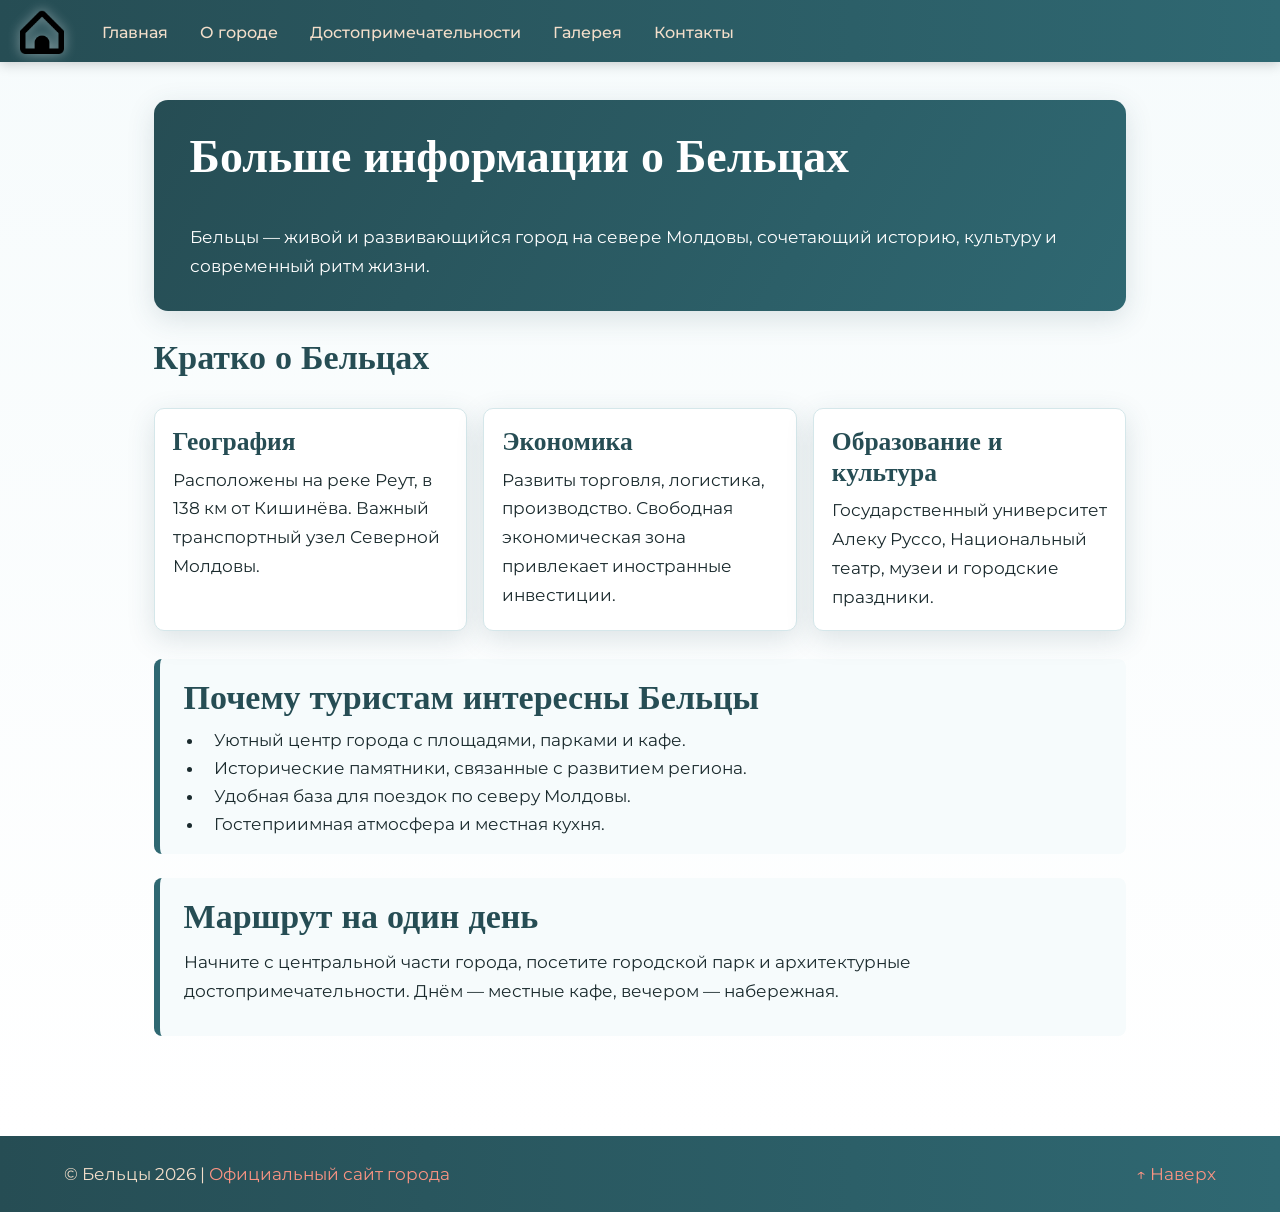
<file: pages/index.html>
<!DOCTYPE html>
<!-- Страница "Больше информации о Бельцах" -->
<html lang="ru">
<head>
    <meta charset="UTF-8">
    <meta name="viewport" content="width=device-width, initial-scale=1.0">
    <meta name="description" content="Подробная информация о городе Бельцы: экономика, образование, туризм.">
    <link rel="stylesheet" href="../css/style.css">
    <link rel="stylesheet" href="https://cdnjs.cloudflare.com/ajax/libs/font-awesome/6.1.1/css/all.min.css"/>
    <link rel="icon" href="../images/home.png">
    <script src="../js/script.js" defer></script>
    <title>Больше информации — Бельцы</title>
</head>
<body>

    <!-- Шапка -->
    <header>
        <img class="logo" src="../images/home.png" alt="Логотип города Бельцы">
        <nav>
            <a href="../index.html">Главная</a>
            <a href="despre.html">О городе</a>
            <a href="dostoprimechatel.html">Достопримечательности</a>
            <a href="galerie.html">Галерея</a>
            <a href="contacte.html">Контакты</a>
        </nav>
        <i id="hamburger" onclick="mobileMenu()" class="fa-solid fa-bars" aria-label="Меню"></i>
    </header>

    <main>
        <section class="more-info" id="moreinfo-top" aria-label="Подробная информация о городе">
            <div class="more-info-hero">
                <h1>Больше информации о Бельцах</h1>
                <p>Бельцы — живой и развивающийся город на севере Молдовы, сочетающий историю, культуру и современный ритм жизни.</p>
            </div>

            <h2>Кратко о Бельцах</h2>
            <div class="info-grid">
                <article class="info-card">
                    <h3>География</h3>
                    <p>Расположены на реке Реут, в 138 км от Кишинёва. Важный транспортный узел Северной Молдовы.</p>
                </article>
                <article class="info-card">
                    <h3>Экономика</h3>
                    <p>Развиты торговля, логистика, производство. Свободная экономическая зона привлекает иностранные инвестиции.</p>
                </article>
                <article class="info-card">
                    <h3>Образование и культура</h3>
                    <p>Государственный университет Алеку Руссо, Национальный театр, музеи и городские праздники.</p>
                </article>
            </div>

            <div class="info-block">
                <h2>Почему туристам интересны Бельцы</h2>
                <ul class="info-list">
                    <li>Уютный центр города с площадями, парками и кафе.</li>
                    <li>Исторические памятники, связанные с развитием региона.</li>
                    <li>Удобная база для поездок по северу Молдовы.</li>
                    <li>Гостеприимная атмосфера и местная кухня.</li>
                </ul>
            </div>

            <div class="info-block">
                <h2>Маршрут на один день</h2>
                <p>Начните с центральной части города, посетите городской парк и архитектурные достопримечательности. Днём — местные кафе, вечером — набережная.</p>
            </div>
        </section>
    </main>

    <footer>
        <div class="footer-inner">
            <span>© Бельцы 2026 | <a href="https://balti.md" target="_blank" rel="noopener noreferrer">Официальный сайт города</a></span>
            <span><a href="#moreinfo-top">↑ Наверх</a></span>
        </div>
    </footer>

</body>
</html>
</file>
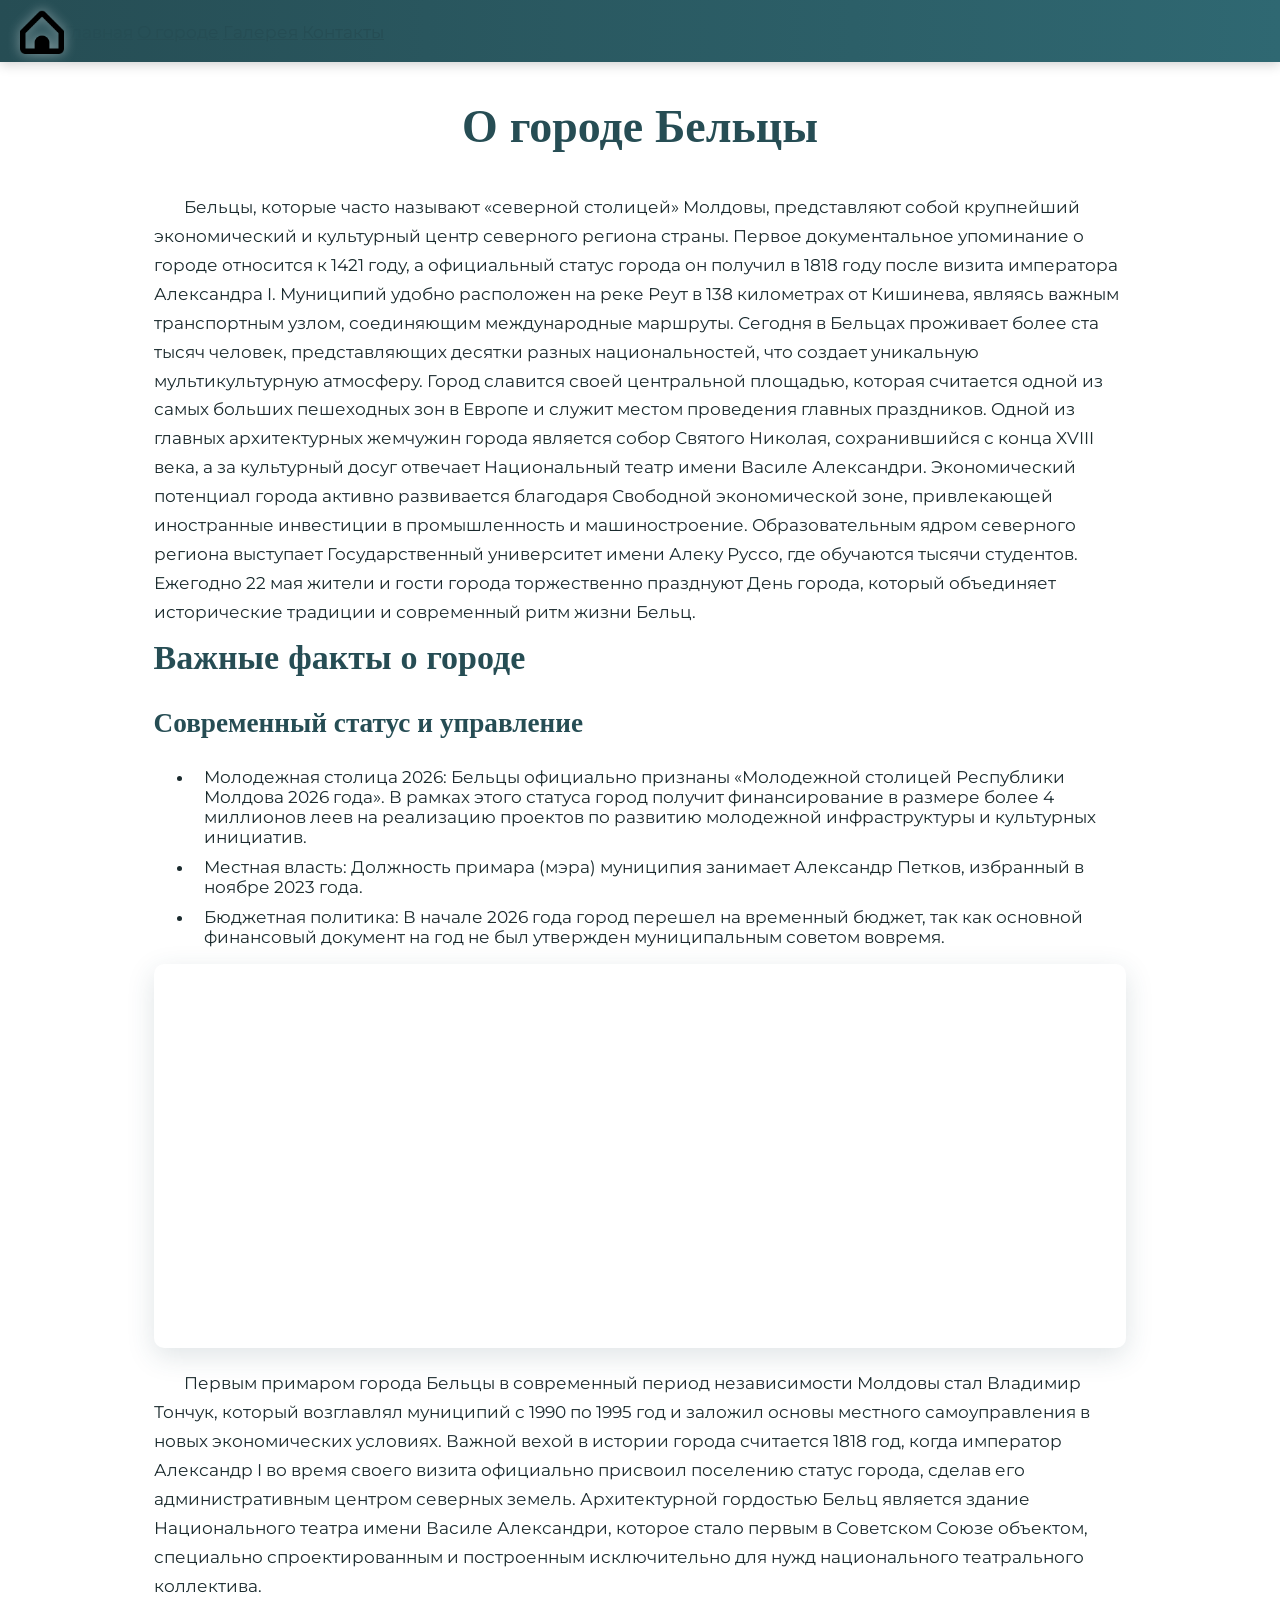
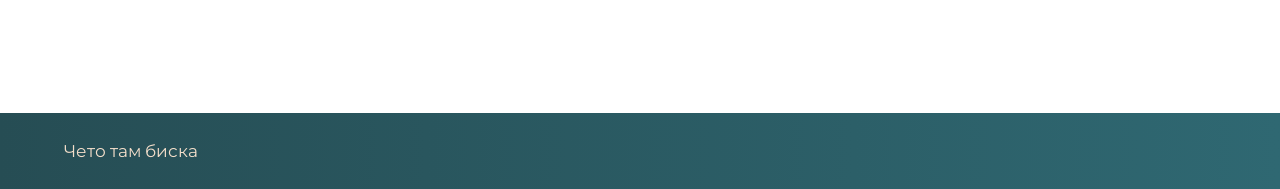
<file: pages/about.html>
<!DOCTYPE html>
<html lang="ru">
<head>
    <meta charset="UTF-8">
    <meta name="viewport" content="width=device-width, initial-scale=1.0">
    
    <link rel="stylesheet" href="../css/style.css">
    <link rel="stylesheet" href="https://cdnjs.cloudflare.com/ajax/libs/font-awesome/6.1.1/css/all.min.css">
    <link rel="icon" href="../images/home.png">
    <script src="../js/script.js"></script>
    
    <title>Бельцы - мой город</title>
</head>
<body class="about-page">
    <header>
        <img class="logo" src="../images/home.png" alt="Логотип">
        <navbar>   
            <a href="../index.html">Главная</a>
            <a href="pages/about.html">О городе</a>
            <a href="pages/gallery.html">Галерея</a>
            <a href="pages/contact.html">Контакты</a>
        </navbar>  
    </header>
    <main>
        <section>


        <h1 class="centered">О городе Бельцы</h1>
        <p>
            Бельцы, которые часто называют «северной столицей» Молдовы, представляют собой крупнейший экономический и культурный центр северного региона страны. Первое документальное упоминание о городе относится к 1421 году, а официальный статус города он получил в 1818 году после визита императора Александра I. Муниципий удобно расположен на реке Реут в 138 километрах от Кишинева, являясь важным транспортным узлом, соединяющим международные маршруты.
Сегодня в Бельцах проживает более ста тысяч человек, представляющих десятки разных национальностей, что создает уникальную мультикультурную атмосферу. Город славится своей центральной площадью, которая считается одной из самых больших пешеходных зон в Европе и служит местом проведения главных праздников. Одной из главных архитектурных жемчужин города является собор Святого Николая, сохранившийся с конца XVIII века, а за культурный досуг отвечает Национальный театр имени Василе Александри.
Экономический потенциал города активно развивается благодаря Свободной экономической зоне, привлекающей иностранные инвестиции в промышленность и машиностроение. Образовательным ядром северного региона выступает Государственный университет имени Алеку Руссо, где обучаются тысячи студентов. Ежегодно 22 мая жители и гости города торжественно празднуют День города, который объединяет исторические традиции и современный ритм жизни Бельц.
        </p>
        <h2 class="h33">Важные факты о городе</h2>
        <h3>Современный статус и управление</h3>
        <ul>
            <li>
                Молодежная столица 2026: Бельцы официально признаны «Молодежной столицей Республики Молдова 2026 года». В рамках этого статуса город получит финансирование в размере более 4 миллионов леев на реализацию проектов по развитию молодежной инфраструктуры и культурных инициатив.
            </li>
            <li>
                Местная власть: Должность примара (мэра) муниципия занимает Александр Петков, избранный в ноябре 2023 года.
            </li>
            <li>
                Бюджетная политика: В начале 2026 года город перешел на временный бюджет, так как основной финансовый документ на год не был утвержден муниципальным советом вовремя. 
            </li>
        </ul>

        <iframe class="vframe" src="https://www.youtube.com/embed/JYJQPVX7NnI?si=W3P_TrQyk-pBWSZm" 
        title="YouTube video player" frameborder="0" 
        allow="accelerometer; autoplay; clipboard-write; encrypted-media; gyroscope; picture-in-picture; web-share" 
        referrerpolicy="strict-origin-when-cross-origin" allowfullscreen></iframe>
        <p>
            Первым примаром города Бельцы в современный период независимости Молдовы стал Владимир Тончук, который возглавлял муниципий с 1990 по 1995 год и заложил основы местного самоуправления в новых экономических условиях. Важной вехой в истории города считается 1818 год, когда император Александр I во время своего визита официально присвоил поселению статус города, сделав его административным центром северных земель. Архитектурной гордостью Бельц является здание Национального театра имени Василе Александри, которое стало первым в Советском Союзе объектом, специально спроектированным и построенным исключительно для нужд национального театрального коллектива.
        </p>
        </section>
    </main>

    <footer>
        <span>
            Чето там биска
        </span>
    </footer>
</body>
</html>
</file>
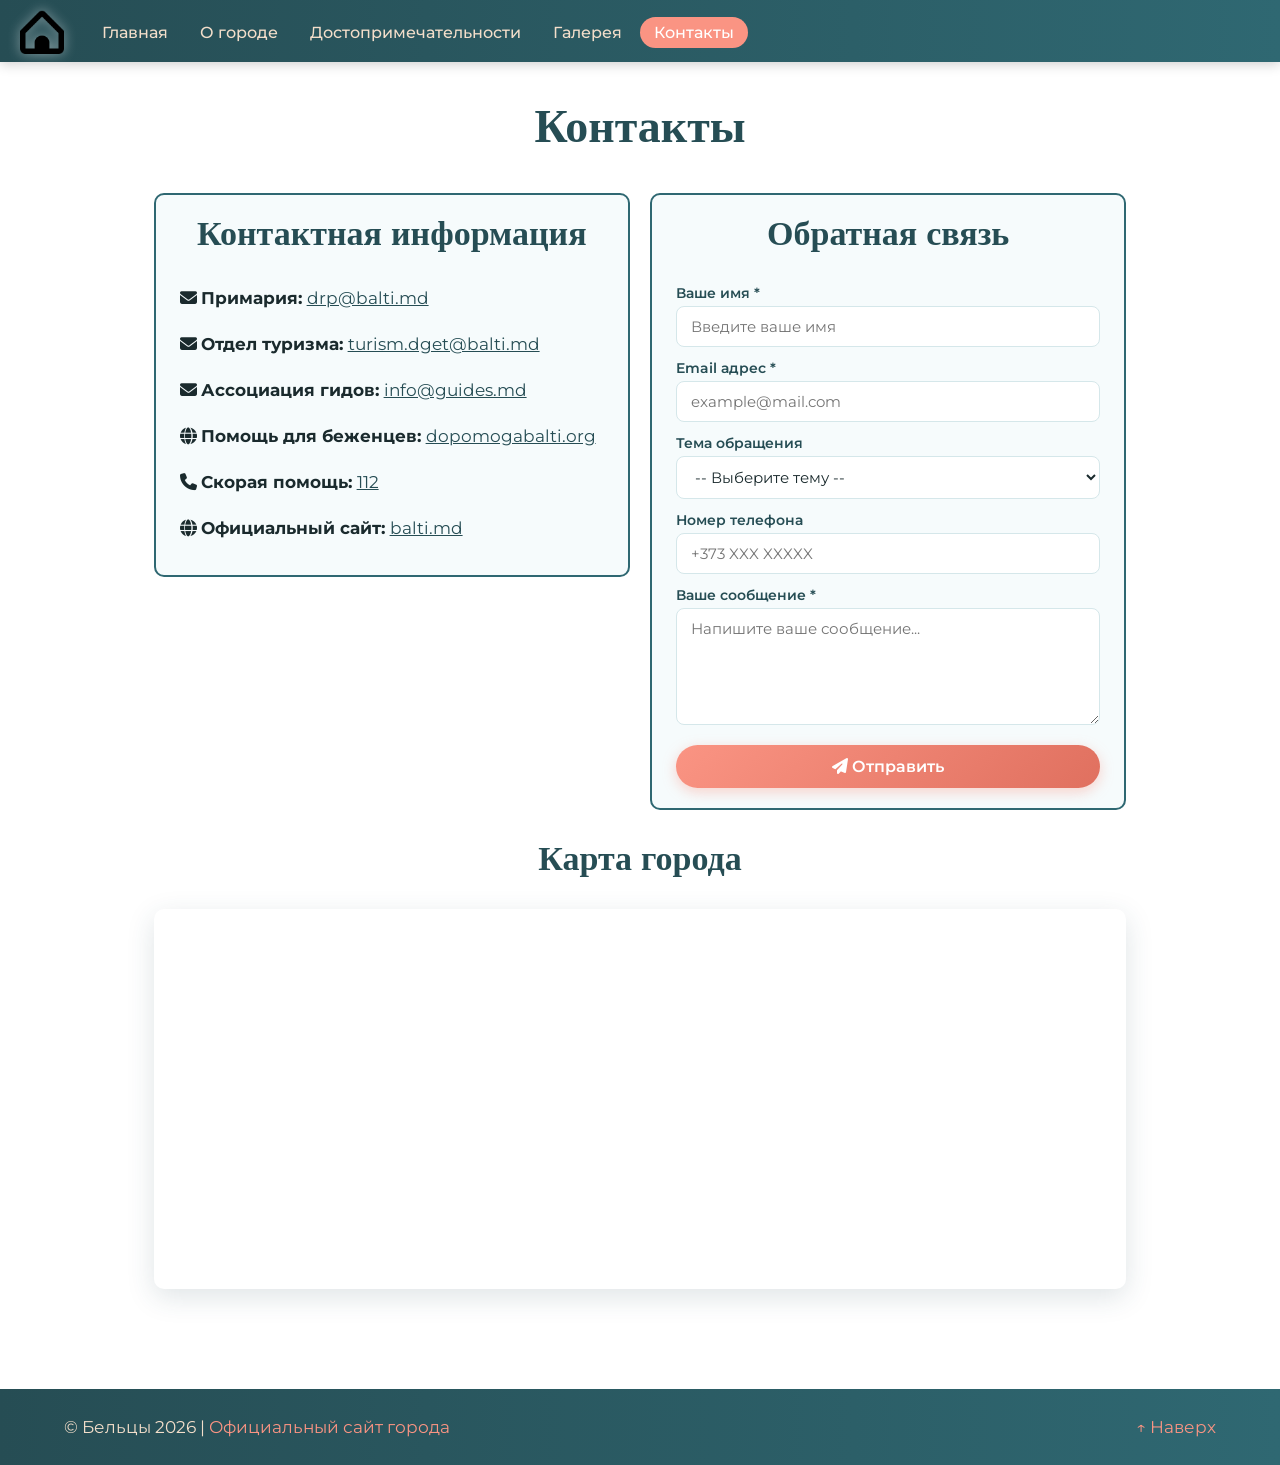
<file: pages/contacte.html>
<!DOCTYPE html>
<!-- Страница "Контакты" с формой обратной связи -->
<html lang="ru">
<head>
    <meta charset="UTF-8">
    <meta name="viewport" content="width=device-width, initial-scale=1.0">
    <meta name="description" content="Контактная информация и форма обратной связи — Бельцы.">
    <link rel="stylesheet" href="../css/style.css">
    <link rel="stylesheet" href="https://cdnjs.cloudflare.com/ajax/libs/font-awesome/6.1.1/css/all.min.css"/>
    <link rel="icon" href="../images/home.png">
    <script src="../js/script.js" defer></script>
    <title>Контакты — Бельцы</title>
</head>
<body>

    <!-- Шапка -->
    <header>
        <img class="logo" src="../images/home.png" alt="Логотип города Бельцы">
        <nav>
            <a href="../index.html">Главная</a>
            <a href="despre.html">О городе</a>
            <a href="dostoprimechatel.html">Достопримечательности</a>
            <a href="galerie.html">Галерея</a>
            <a href="contacte.html" class="active">Контакты</a>
        </nav>
        <i id="hamburger" onclick="mobileMenu()" class="fa-solid fa-bars" aria-label="Меню"></i>
    </header>

    <main>
        <section id="contacts-top" aria-label="Контакты и форма обратной связи">

            <h1 class="centered">Контакты</h1>

            <div class="row">

                <!-- Блок с контактными данными -->
                <div class="col-50">
                    <div class="contacte" aria-label="Контактные данные">
                        <h2 class="centered">Контактная информация</h2>
                        <p><i class="fa-solid fa-envelope"></i> <b>Примария: </b>
                            <a href="mailto:drp@balti.md">drp@balti.md</a>
                        </p>
                        <p><i class="fa-solid fa-envelope"></i> <b>Отдел туризма: </b>
                            <a href="mailto:turism.dget@balti.md">turism.dget@balti.md</a>
                        </p>
                        <p><i class="fa-solid fa-envelope"></i> <b>Ассоциация гидов: </b>
                            <a href="mailto:info@guides.md">info@guides.md</a>
                        </p>
                        <p><i class="fa-solid fa-globe"></i> <b>Помощь для беженцев: </b>
                            <!-- Внешняя ссылка -->
                            <a target="_blank" href="https://dopomogabalti.org/home_ru" rel="noopener noreferrer">dopomogabalti.org</a>
                        </p>
                        <p><i class="fa-solid fa-phone"></i> <b>Скорая помощь: </b>
                            <a href="tel:112">112</a>
                        </p>
                        <p><i class="fa-solid fa-globe"></i> <b>Официальный сайт: </b>
                            <a href="https://balti.md" target="_blank" rel="noopener noreferrer">balti.md</a>
                        </p>
                    </div>
                </div>

                <!-- Форма обратной связи с 4+ полями -->
                <div class="col-50">
                    <form class="cform" id="contact-form" onsubmit="submitForm(event)" method="POST" action="https://formsubmit.co/dimamelnic99@gmail.com" novalidate aria-label="Форма обратной связи">
                        <h2 class="centered">Обратная связь</h2>

                        <input type="hidden" name="_subject" value="Новая обратная связь с сайта Бельцы">
                        <input type="hidden" name="_captcha" value="false">
                        <input type="hidden" name="_template" value="table">
                        <input type="hidden" name="_next" value="https://formsubmit.co/thanks">

                        <!-- Поле 1: Имя -->
                        <label for="fname">Ваше имя *</label>
                        <input type="text" id="fname" name="name" placeholder="Введите ваше имя" required>

                        <!-- Поле 2: Email -->
                        <label for="femail">Email адрес *</label>
                        <input type="email" id="femail" name="email" placeholder="example@mail.com" required>

                        <!-- Поле 3: Тема -->
                        <label for="fsubject">Тема обращения</label>
                        <select id="fsubject" name="subject">
                            <option value="">-- Выберите тему --</option>
                            <option value="tourism">Туризм</option>
                            <option value="help">Помощь</option>
                            <option value="business">Бизнес</option>
                            <option value="other">Другое</option>
                        </select>

                        <!-- Поле 4: Телефон -->
                        <label for="fphone">Номер телефона</label>
                        <input type="tel" id="fphone" name="phone" placeholder="+373 XXX XXXXX">

                        <!-- Поле 5: Сообщение -->
                        <label for="fmessage">Ваше сообщение *</label>
                        <textarea id="fmessage" name="message" rows="5" placeholder="Напишите ваше сообщение..." required></textarea>

                        <button type="submit" class="btn-primary submit-btn">
                            <i class="fa-solid fa-paper-plane"></i> Отправить
                        </button>

                        <!-- Блок для отображения результата -->
                        <div id="form-result" class="form-result" role="alert" aria-live="polite"></div>
                    </form>
                </div>

            </div>

            <!-- Карта Google Maps -->
            <h2 class="centered" style="margin-top:30px;">Карта города</h2>
            <iframe class="harta"
                src="https://www.google.com/maps/embed?pb=!1m18!1m12!1m3!1d42907.97107232485!2d27.860093747606285!3d47.76693839751698!2m3!1f0!2f0!3f0!3m2!1i1024!2i768!4f13.1!3m3!1m2!1s0x40cb673a731f2613%3A0x75ffb7a54ede02d9!2z0JHQtdC70YzRhtGLLCDQnNC-0LvQtNC-0LLQsA!5e0!3m2!1sru!2s!4v1774688675212!5m2!1sru!2s"
                width="600" height="450" style="border:0;" allowfullscreen="" loading="lazy"
                referrerpolicy="no-referrer-when-downgrade"
                title="Карта города Бельцы" aria-label="Google карта Бельц"></iframe>

        </section>
    </main>

    <!-- Подвал -->
    <footer>
        <div class="footer-inner">
            <span>© Бельцы 2026 | <a href="https://balti.md" target="_blank" rel="noopener noreferrer">Официальный сайт города</a></span>
            <span><a href="#contacts-top">↑ Наверх</a></span>
        </div>
    </footer>

</body>
</html>
</file>
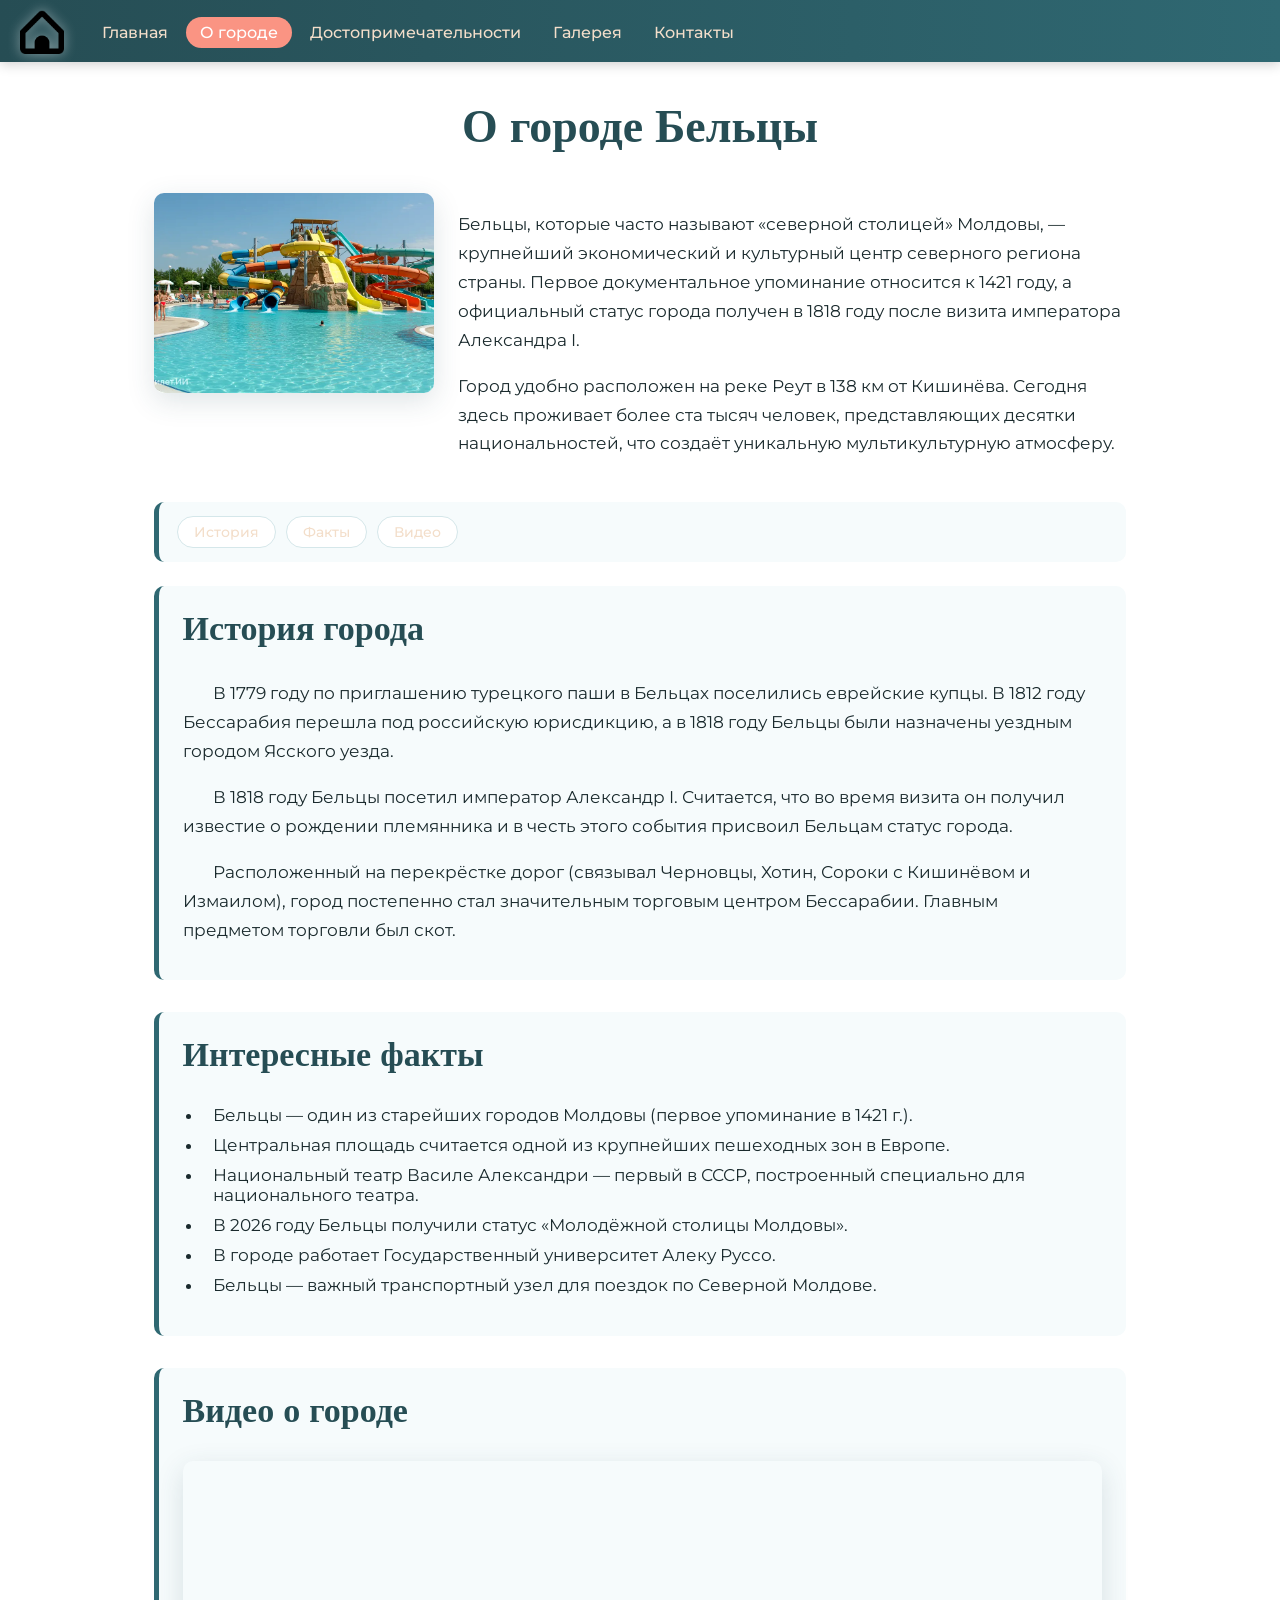
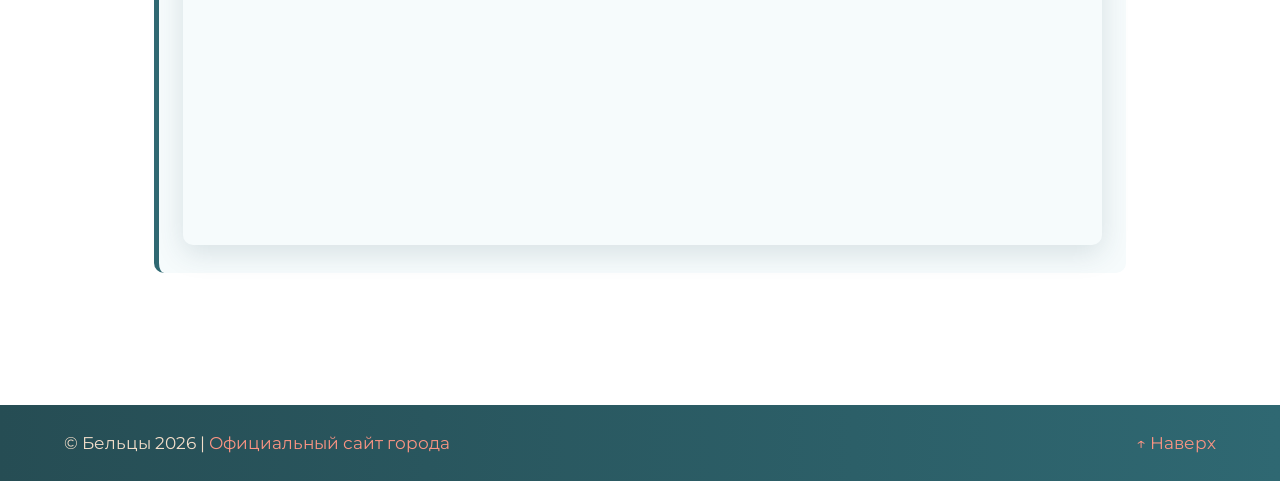
<file: pages/despre.html>
<!DOCTYPE html>
<!-- Страница "О городе Бельцы" -->
<html lang="ru">
<head>
    <meta charset="UTF-8">
    <meta name="viewport" content="width=device-width, initial-scale=1.0">
    <meta name="description" content="История и описание города Бельцы, Молдова.">
    <link rel="stylesheet" href="../css/style.css">
    <link rel="stylesheet" href="https://cdnjs.cloudflare.com/ajax/libs/font-awesome/6.1.1/css/all.min.css"/>
    <link rel="icon" href="../images/home.png">
    <script src="../js/script.js" defer></script>
    <title>О городе — Бельцы</title>
</head>
<body>

    <!-- Шапка с навигацией -->
    <header>
        <img class="logo" src="../images/home.png" alt="Логотип города Бельцы">
        <nav>
            <a href="../index.html">Главная</a>
            <a href="despre.html" class="active">О городе</a>
            <a href="dostoprimechatel.html">Достопримечательности</a>
            <a href="galerie.html">Галерея</a>
            <a href="contacte.html">Контакты</a>
        </nav>
        <i id="hamburger" onclick="mobileMenu()" class="fa-solid fa-bars" aria-label="Меню"></i>
    </header>

    <main>
        <section id="despre-top" aria-label="Описание города">

            <h1 class="centered">О городе Бельцы</h1>

            <!-- Введение -->
            <div class="intro-block">
                <img src="../images/aqua.png" alt="Вид на Бельцы" class="section-img">
                <div class="intro-text">
                    <p>
                        Бельцы, которые часто называют «северной столицей» Молдовы, — крупнейший экономический и культурный центр северного региона страны. Первое документальное упоминание относится к 1421 году, а официальный статус города получен в 1818 году после визита императора Александра I.
                    </p>
                    <p>
                        Город удобно расположен на реке Реут в 138 км от Кишинёва. Сегодня здесь проживает более ста тысяч человек, представляющих десятки национальностей, что создаёт уникальную мультикультурную атмосферу.
                    </p>
                </div>
            </div>

            <!-- Навигация по якорям внутри страницы -->
            <nav class="page-anchors" aria-label="Содержание страницы">
                <a href="#history">История</a>
                <a href="#facts-list">Факты</a>
                <a href="#video-section">Видео</a>
            </nav>

            <!-- Раздел истории (якорь) -->
            <div id="history" class="content-block">
                <h2>История города</h2>
                <p>
                    В 1779 году по приглашению турецкого паши в Бельцах поселились еврейские купцы. В 1812 году Бессарабия перешла под российскую юрисдикцию, а в 1818 году Бельцы были назначены уездным городом Ясского уезда.
                </p>
                <p>
                    В 1818 году Бельцы посетил император Александр I. Считается, что во время визита он получил известие о рождении племянника и в честь этого события присвоил Бельцам статус города.
                </p>
                <p>
                    Расположенный на перекрёстке дорог (связывал Черновцы, Хотин, Сороки с Кишинёвом и Измаилом), город постепенно стал значительным торговым центром Бессарабии. Главным предметом торговли был скот.
                </p>
            </div>

            <!-- Интересные факты (якорь) -->
            <div id="facts-list" class="content-block">
                <h2>Интересные факты</h2>
                <ul class="styled-list">
                    <li>Бельцы — один из старейших городов Молдовы (первое упоминание в 1421 г.).</li>
                    <li>Центральная площадь считается одной из крупнейших пешеходных зон в Европе.</li>
                    <li>Национальный театр Василе Александри — первый в СССР, построенный специально для национального театра.</li>
                    <li>В 2026 году Бельцы получили статус «Молодёжной столицы Молдовы».</li>
                    <li>В городе работает Государственный университет Алеку Руссо.</li>
                    <li>Бельцы — важный транспортный узел для поездок по Северной Молдове.</li>
                </ul>
            </div>

            <!-- Видео-раздел (якорь) -->
            <div id="video-section" class="content-block">
                <h2>Видео о городе</h2>
                <iframe class="vframe" src="https://www.youtube.com/embed/JYJQPVX7NnI?si=W3P_TrQyk-pBWSZm"
                    title="Видео о Бельцах на YouTube" frameborder="0"
                    allow="accelerometer; autoplay; clipboard-write; encrypted-media; gyroscope; picture-in-picture; web-share"
                    referrerpolicy="strict-origin-when-cross-origin" allowfullscreen
                    aria-label="YouTube видео о Бельцах"></iframe>
            </div>

        </section>
    </main>

    <!-- Подвал -->
    <footer>
        <div class="footer-inner">
            <span>© Бельцы 2026 | <a href="https://balti.md" target="_blank" rel="noopener noreferrer">Официальный сайт города</a></span>
            <span><a href="#despre-top">↑ Наверх</a></span>
        </div>
    </footer>

</body>
</html>
</file>
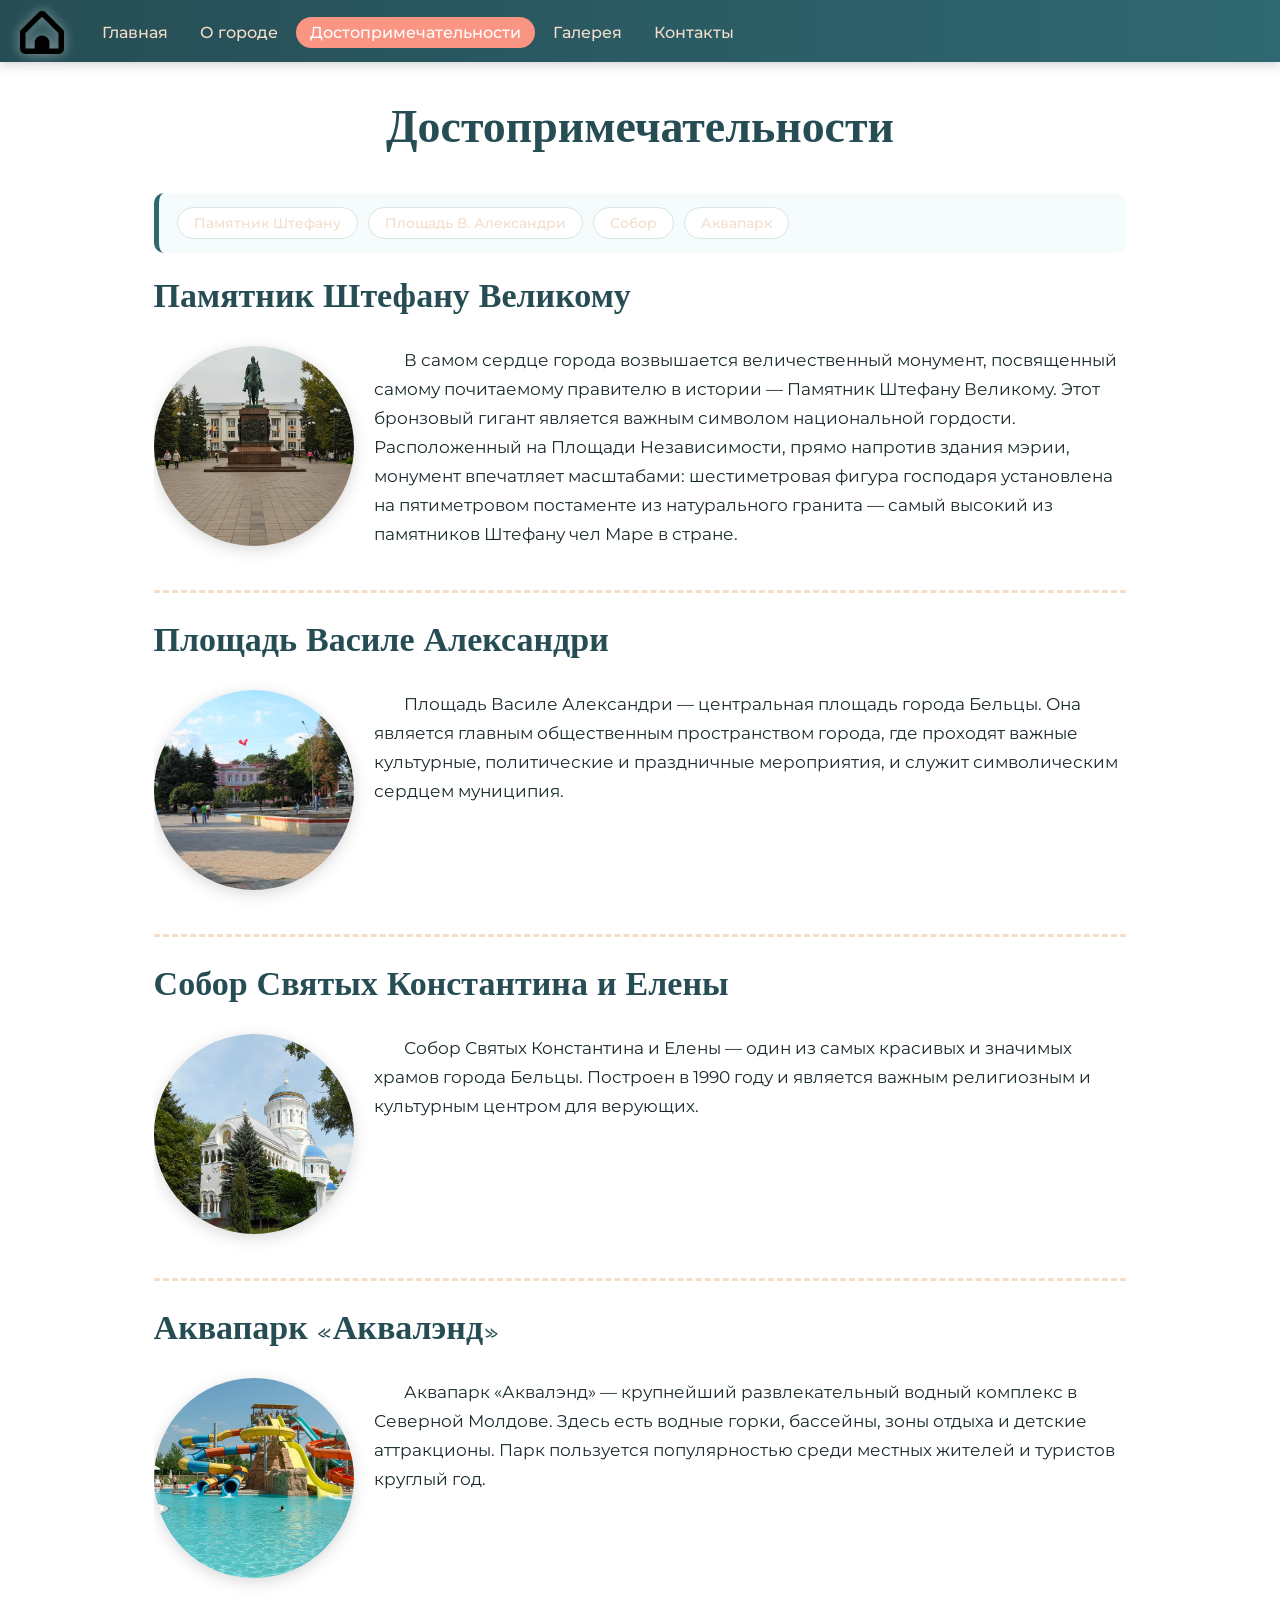
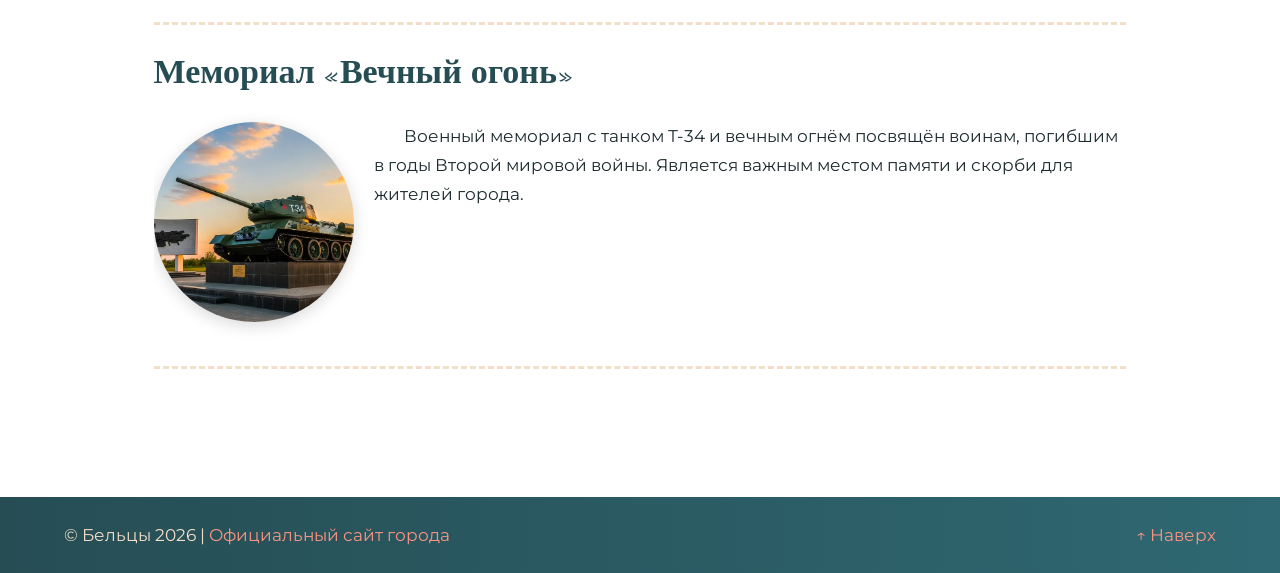
<file: pages/dostoprimechatel.html>
<!DOCTYPE html>
<!-- Страница "Достопримечательности Бельц" -->
<html lang="ru">
<head>
    <meta charset="UTF-8">
    <meta name="viewport" content="width=device-width, initial-scale=1.0">
    <meta name="description" content="Достопримечательности города Бельцы, Молдова.">
    <link rel="stylesheet" href="../css/style.css">
    <link rel="stylesheet" href="https://cdnjs.cloudflare.com/ajax/libs/font-awesome/6.1.1/css/all.min.css"/>
    <link rel="icon" href="../images/home.png">
    <script src="../js/script.js" defer></script>
    <title>Достопримечательности — Бельцы</title>
</head>
<body>

    <!-- Шапка -->
    <header>
        <img class="logo" src="../images/home.png" alt="Логотип города Бельцы">
        <nav>
            <a href="../index.html">Главная</a>
            <a href="despre.html">О городе</a>
            <a href="dostoprimechatel.html" class="active">Достопримечательности</a>
            <a href="galerie.html">Галерея</a>
            <a href="contacte.html">Контакты</a>
        </nav>
        <i id="hamburger" onclick="mobileMenu()" class="fa-solid fa-bars" aria-label="Меню"></i>
    </header>

    <main>
        <section id="dost-top" aria-label="Достопримечательности города">

            <h1 class="centered">Достопримечательности</h1>

            <!-- Якорная навигация по объектам -->
            <nav class="page-anchors" aria-label="Навигация по достопримечательностям">
                <a href="#stefan">Памятник Штефану</a>
                <a href="#plaza">Площадь В. Александри</a>
                <a href="#cathedral">Собор</a>
                <a href="#aquapark">Аквапарк</a>
            </nav>

            <!-- Достопримечательность 1 -->
            <div class="loc" id="stefan">
                <h2>Памятник Штефану Великому</h2>
                <img src="../images/pameatnik.png" alt="Памятник Штефану Великому в Бельцах">
                <p>
                    В самом сердце города возвышается величественный монумент, посвященный самому почитаемому правителю в истории — Памятник Штефану Великому. Этот бронзовый гигант является важным символом национальной гордости.
                    Расположенный на Площади Независимости, прямо напротив здания мэрии, монумент впечатляет масштабами: шестиметровая фигура господаря установлена на пятиметровом постаменте из натурального гранита — самый высокий из памятников Штефану чел Маре в стране.
                </p>
            </div>

            <!-- Достопримечательность 2 -->
            <div class="loc" id="plaza">
                <h2>Площадь Василе Александри</h2>
                <img src="../images/97_big.jpg" alt="Площадь Василе Александри в Бельцах">
                <p>Площадь Василе Александри — центральная площадь города Бельцы. Она является главным общественным пространством города, где проходят важные культурные, политические и праздничные мероприятия, и служит символическим сердцем муниципия.</p>
            </div>

            <!-- Достопримечательность 3 -->
            <div class="loc" id="cathedral">
                <h2>Собор Святых Константина и Елены</h2>
                <img src="../images/cdi.jpg" alt="Собор Святых Константина и Елены в Бельцах">
                <p>Собор Святых Константина и Елены — один из самых красивых и значимых храмов города Бельцы. Построен в 1990 году и является важным религиозным и культурным центром для верующих.</p>
            </div>

            <!-- Достопримечательность 4 -->
            <div class="loc" id="aquapark">
                <h2>Аквапарк «Аквалэнд»</h2>
                <img src="../images/aqua.png" alt="Аквапарк Аквалэнд в Бельцах">
                <p>Аквапарк «Аквалэнд» — крупнейший развлекательный водный комплекс в Северной Молдове. Здесь есть водные горки, бассейны, зоны отдыха и детские аттракционы. Парк пользуется популярностью среди местных жителей и туристов круглый год.</p>
            </div>

            <!-- Танк - военный памятник -->
            <div class="loc">
                <h2>Мемориал «Вечный огонь»</h2>
                <img src="../images/tank.png" alt="Военный мемориал в Бельцах">
                <p>Военный мемориал с танком Т-34 и вечным огнём посвящён воинам, погибшим в годы Второй мировой войны. Является важным местом памяти и скорби для жителей города.</p>
            </div>

        </section>
    </main>

    <!-- Подвал -->
    <footer>
        <div class="footer-inner">
            <span>© Бельцы 2026 | <a href="https://balti.md" target="_blank" rel="noopener noreferrer">Официальный сайт города</a></span>
            <span><a href="#dost-top">↑ Наверх</a></span>
        </div>
    </footer>

</body>
</html>
</file>
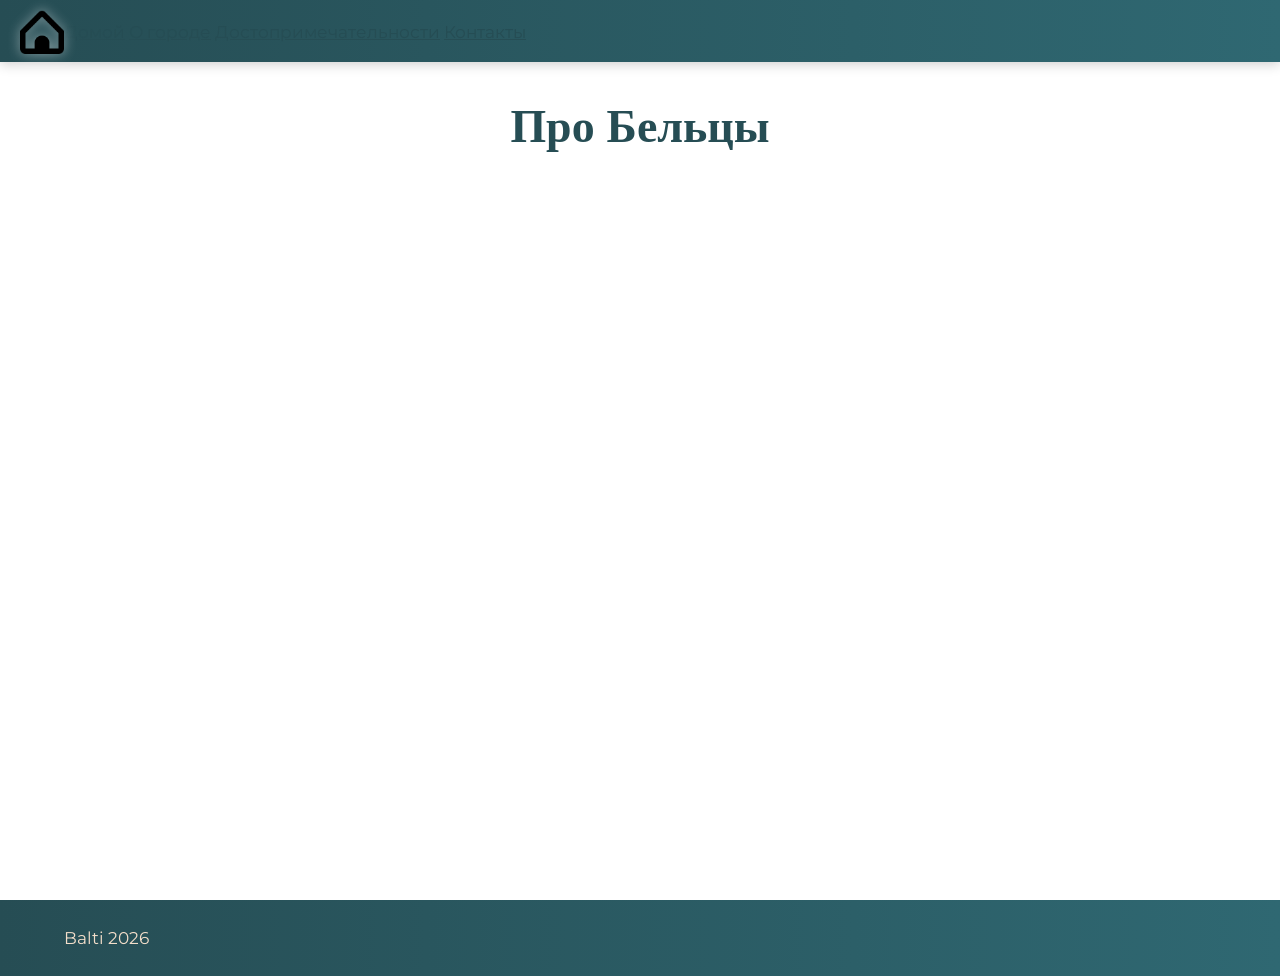
<file: pages/structura.html>
<!DOCTYPE html>
<html lang="en">
<head>
    <meta charset="UTF-8">
    <meta name="viewport" content="width=device-width, initial-scale=1.0">

<link rel="stylesheet" href="../css/style.css">
<link rel="stylesheet" href="https://cdnjs.cloudflare.com/ajax/libs/font-awesome/6.1.1/css/all.min.css"/>
<link rel="icon" href="../images/home.png">
<script src="../js/script.js"></script>



    <title>Бельцы - мой город</title>
</head>
<body>

    <header>
        <img class="logo" src="../images/home.png" alt="Логотип">
        <navbar> 
            <a href="../index.html">Домой</a>
            <a href="../pages/despre.html">О городе</a>
            <a href="../pages/dostoprimechatel.html">Достопримечательности</a>
            <a href="../pages/contacte.html">Контакты</a>
        </navbar>
             <i id="hamburger" onclick="mobileMenu()" class="fa-solid fa-bars"></i>
    </header>

    <main>
        <section>

            <h1 class="centered">Про Бельцы</h1>
        </section>

    </main>

    <footer>
        <span>Balti 2026</span>
    </footer>
</body>
</html>
</file>
<file: css/style.css>
/**
 * style.css — Главный файл стилей сайта "Бельцы — мой город"
 * Содержит: базовые стили, навигация, секции, таблицы, формы, галерея,
 * адаптивные стили (@media), анимации, фильтры, трансформации
 */

/* ================================================
   ИМПОРТ ШРИФТОВ (не более 2 шрифтов на сайте)
   ================================================ */
@import url('https://fonts.googleapis.com/css2?family=Dancing+Script:wght@400..700&family=Montserrat:ital,wght@0,100..900;1,100..900&display=swap');

/* ================================================
   БАЗОВЫЕ СТИЛИ
   ================================================ */
*, *::before, *::after {
    box-sizing: border-box;
}

/* Переменные цветов для удобства */
:root {
    --color-primary: #264d54;
    --color-primary-light: #2f6872;
    --color-accent: #fa9483;
    --color-accent2: #f3deca;
    --color-text: #1a2a2d;
    --color-bg: #f6fbfc;
    --color-white: #ffffff;
    --color-border: #d5e7ea;
    --radius: 10px;
    --shadow: 0 8px 28px rgba(38, 77, 84, 0.15);
}

body {
    margin: 0;
    font-family: "Montserrat", sans-serif;
    font-size: 17px;
    color: var(--color-text);
    background: var(--color-white);
    /* Плавный скроллинг по якорям */
    scroll-behavior: smooth;
}

main {
    min-height: 100vh;
}

/* Параграфы */
p {
    line-height: 1.7;
    text-indent: 30px;
    margin-bottom: 12px;
}

/* Списки */
li {
    margin-top: 10px;
    padding-left: 10px;
}

/* Заголовки — шрифт Dancing Script */
h1, h2, h3, h4, h5, h6 {
    font-family: "Dancing Script", cursive;
    margin-top: 0;
    color: var(--color-primary);
    line-height: 1.2;
}

h1 { font-size: 270%; }
h2 { font-size: 200%; }
h3 { font-size: 160%; }

/* Ссылки */
a {
    color: var(--color-primary);
}
a:hover {
    color: var(--color-accent);
}

/* ================================================
   ШАПКА (header) И НАВИГАЦИЯ
   ================================================ */
header {
    background: linear-gradient(90deg, var(--color-primary) 0%, var(--color-primary-light) 100%);
    position: fixed;
    width: 100%;
    top: 0;
    z-index: 1000;
    padding: 10px 20px 8px;
    display: flex;
    align-items: center;
    box-shadow: 0 2px 12px rgba(0,0,0,0.2);
}

/* Логотип */
.logo {
    height: 44px;
    /* Фильтр и трансформация */
    filter: drop-shadow(0 0 6px rgba(255,255,255,0.5));
    transition: transform 0.3s ease;
}
.logo:hover {
    transform: scale(1.1) rotate(-5deg);
}

/* Навигация */
nav {
    margin-left: 24px;
    display: flex;
    align-items: center;
    flex-wrap: wrap;
    gap: 4px;
}

nav a {
    color: var(--color-accent2);
    text-decoration: none;
    font-size: 16px;
    font-weight: 500;
    padding: 6px 14px;
    border-radius: 20px;
    transition: background 0.25s, color 0.25s, transform 0.2s;
    white-space: nowrap;
}

nav a:hover {
    background: rgba(255,255,255,0.15);
    color: var(--color-white);
    transform: translateY(-2px);
}

/* Активная ссылка */
nav a.active {
    background: var(--color-accent);
    color: var(--color-white);
}

/* Кнопка гамбургера */
#hamburger {
    color: var(--color-white);
    font-size: 26px;
    margin-left: auto;
    cursor: pointer;
    padding: 4px 8px;
    display: none;
    transition: transform 0.3s;
}
#hamburger:hover {
    transform: scale(1.15);
}

/* ================================================
   СЕКЦИИ (общий стиль)
   ================================================ */
section {
    padding: 100px 12%;
}

.centered {
    text-align: center;
}

/* ================================================
   ГЛАВНАЯ СТРАНИЦА — Баннер
   ================================================ */
#index {
    /* Градиент поверх изображения */
    background: linear-gradient(135deg, rgba(0,0,0,0.65) 0%, rgba(38,77,84,0.75) 100%),
                url('../images/index.png') center/cover no-repeat;
    min-height: 100vh;
    display: flex;
    align-items: center;
    justify-content: center;
}

.index-info {
    text-align: center;
    color: var(--color-white);
    animation: fadeInUp 1s ease both;
}

#hero-title {
    font-size: 350%;
    color: var(--color-white);
    border: 2px solid rgba(255,255,255,0.4);
    display: inline-block;
    padding: 20px 32px;
    border-radius: 12px;
    background: rgba(38, 77, 84, 0.5);
    backdrop-filter: blur(4px);
    /* Трансформация при загрузке */
    text-shadow: 0 2px 16px rgba(0,0,0,0.5);
}

.hero-subtitle {
    font-size: 120%;
    color: var(--color-accent2);
    text-indent: 0;
    margin: 12px 0 28px;
    letter-spacing: 2px;
    text-transform: uppercase;
}

.hero-btns {
    display: flex;
    gap: 16px;
    justify-content: center;
    flex-wrap: wrap;
}

/* Кнопки */
.btn-primary {
    background: linear-gradient(135deg, var(--color-accent) 0%, #e0705f 100%);
    color: var(--color-white);
    padding: 12px 28px;
    border-radius: 25px;
    text-decoration: none;
    font-weight: 600;
    border: none;
    cursor: pointer;
    font-size: 16px;
    font-family: inherit;
    transition: transform 0.2s, box-shadow 0.2s;
    box-shadow: 0 4px 14px rgba(250,148,131,0.4);
    display: inline-block;
}
.btn-primary:hover {
    transform: translateY(-3px);
    box-shadow: 0 8px 20px rgba(250,148,131,0.5);
    color: var(--color-white);
}

.btn-secondary {
    background: transparent;
    color: var(--color-white);
    padding: 12px 28px;
    border-radius: 25px;
    text-decoration: none;
    font-weight: 600;
    border: 2px solid rgba(255,255,255,0.6);
    cursor: pointer;
    font-size: 16px;
    transition: background 0.2s, transform 0.2s;
    display: inline-block;
}
.btn-secondary:hover {
    background: rgba(255,255,255,0.15);
    transform: translateY(-3px);
    color: var(--color-white);
}

/* ================================================
   РАЗДЕЛ ФАКТОВ (главная страница)
   ================================================ */
.facts-section {
    background: var(--color-bg);
}

.cards-row {
    display: grid;
    grid-template-columns: repeat(4, 1fr);
    gap: 18px;
    margin-top: 28px;
}

/* Карточки с фактами */
.fact-card {
    background: var(--color-white);
    border: 1px solid var(--color-border);
    border-radius: var(--radius);
    padding: 24px 16px;
    text-align: center;
    box-shadow: var(--shadow);
    /* Начальное состояние анимации появления */
    opacity: 0;
    transform: translateY(30px);
    transition: opacity 0.6s ease, transform 0.6s ease, box-shadow 0.25s;
}
/* Класс добавляется JS при попадании в область видимости */
.fact-card.visible {
    opacity: 1;
    transform: translateY(0);
}
.fact-card:hover {
    box-shadow: 0 12px 32px rgba(38,77,84,0.2);
    transform: translateY(-4px);
}

.fact-icon {
    font-size: 2.2rem;
    color: var(--color-primary-light);
    margin-bottom: 10px;
    /* Фильтр цвета */
    filter: drop-shadow(0 2px 4px rgba(38,77,84,0.3));
}

.fact-card h3 {
    font-size: 160%;
    margin: 0 0 6px;
}
.fact-card p {
    text-indent: 0;
    margin: 0;
    font-size: 14px;
    color: #5a7a80;
}

/* ================================================
   ТАБЛИЦА
   ================================================ */
.table-wrapper {
    overflow-x: auto;
    margin: 20px 0;
    border-radius: var(--radius);
    box-shadow: var(--shadow);
}

.city-table {
    width: 100%;
    border-collapse: collapse;
    background: var(--color-white);
    font-size: 15px;
}

.city-table caption {
    font-family: "Dancing Script", cursive;
    font-size: 130%;
    color: var(--color-primary);
    padding: 12px;
    caption-side: top;
    text-align: left;
}

.city-table thead {
    background: linear-gradient(90deg, var(--color-primary) 0%, var(--color-primary-light) 100%);
    color: var(--color-white);
}

.city-table th {
    padding: 14px 16px;
    text-align: left;
    font-weight: 600;
    letter-spacing: 0.5px;
}

.city-table td {
    padding: 12px 16px;
    border-bottom: 1px solid var(--color-border);
}

/* Чередующиеся строки */
.city-table tbody tr:nth-child(even) {
    background: var(--color-bg);
}
.city-table tbody tr:hover {
    background: #dff1f3;
    transition: background 0.2s;
}

/* ================================================
   МЕДИА-СЕКЦИЯ (аудио и видео)
   ================================================ */
.media-section {
    background: linear-gradient(180deg, var(--color-white) 0%, var(--color-bg) 100%);
}

.media-wrapper {
    display: grid;
    grid-template-columns: 1fr 1fr;
    gap: 30px;
    margin-top: 24px;
}

.audio-block, .video-block {
    background: var(--color-white);
    border: 1px solid var(--color-border);
    border-radius: var(--radius);
    padding: 24px;
    box-shadow: var(--shadow);
}

.audio-block h3, .video-block h3 {
    color: var(--color-primary);
    margin-bottom: 10px;
}

audio {
    width: 100%;
    margin-top: 12px;
    border-radius: 8px;
}

.city-video {
    border-radius: 8px;
    margin-top: 10px;
    /* Фильтр при наведении */
    transition: filter 0.3s;
}
.city-video:hover {
    filter: brightness(1.07);
}

/* ================================================
   СЧЁТЧИК ДНЕЙ (главная страница)
   ================================================ */
.counter-section {
    background: linear-gradient(135deg, var(--color-primary) 0%, var(--color-primary-light) 100%);
    color: var(--color-white);
    text-align: center;
    padding: 70px 12%;
}

.counter-section h2 {
    color: var(--color-white);
}

.counter-box {
    font-size: 4rem;
    font-family: "Dancing Script", cursive;
    color: var(--color-accent);
    margin: 20px auto;
    display: inline-block;
    /* Трансформация */
    transition: transform 0.3s;
}
.counter-box:hover {
    transform: scale(1.08);
}

.counter-label {
    font-size: 18px;
    color: var(--color-accent2);
    text-indent: 0;
}

/* ================================================
   СТРАНИЦА "О ГОРОДЕ"
   ================================================ */
.intro-block {
    display: flex;
    gap: 24px;
    align-items: flex-start;
    margin-bottom: 32px;
}

.section-img {
    width: 280px;
    height: 200px;
    object-fit: cover;
    border-radius: var(--radius);
    flex-shrink: 0;
    /* Фильтр */
    filter: saturate(1.1) contrast(1.05);
    transition: filter 0.3s, transform 0.3s;
    box-shadow: var(--shadow);
}
.section-img:hover {
    filter: saturate(1.3);
    transform: scale(1.03);
}

.intro-text p { text-indent: 0; }

/* Якорная навигация внутри страницы */
.page-anchors {
    display: flex;
    gap: 10px;
    flex-wrap: wrap;
    margin: 24px 0;
    padding: 14px 18px;
    background: var(--color-bg);
    border-radius: var(--radius);
    border-left: 5px solid var(--color-primary-light);
}

.page-anchors a {
    padding: 6px 16px;
    background: var(--color-white);
    border: 1px solid var(--color-border);
    border-radius: 20px;
    font-size: 14px;
    font-weight: 500;
    text-decoration: none;
    transition: background 0.2s, transform 0.2s;
}
.page-anchors a:hover {
    background: var(--color-primary);
    color: var(--color-white);
    transform: translateY(-2px);
}

.content-block {
    margin-bottom: 32px;
    padding: 24px;
    background: var(--color-bg);
    border-radius: var(--radius);
    border-left: 5px solid var(--color-primary-light);
}

.styled-list {
    padding-left: 20px;
}

.styled-list li {
    margin-top: 10px;
}

/* Видео-фрейм YouTube */
.vframe {
    width: 100%;
    height: 30vw;
    min-height: 240px;
    border: none;
    border-radius: var(--radius);
    box-shadow: var(--shadow);
}

/* ================================================
   ДОСТОПРИМЕЧАТЕЛЬНОСТИ
   ================================================ */
.loc {
    overflow: hidden;
    border-bottom: 3px dashed var(--color-accent2);
    margin-bottom: 28px;
    padding-bottom: 28px;
    /* Анимация появления */
    opacity: 0;
    transform: translateY(24px);
    transition: opacity 0.5s ease, transform 0.5s ease;
}
.loc.visible {
    opacity: 1;
    transform: translateY(0);
}

.loc img {
    height: 200px;
    width: 200px;
    object-fit: cover;
    border-radius: 50%;
    float: left;
    margin: 0 20px 16px 0;
    /* Фильтр и трансформация */
    filter: saturate(1.1);
    transition: filter 0.3s, transform 0.3s;
    box-shadow: 0 4px 16px rgba(0,0,0,0.15);
}
.loc img:hover {
    filter: saturate(1.4) brightness(1.05);
    transform: scale(1.04) rotate(2deg);
}

/* ================================================
   ГАЛЕРЕЯ
   ================================================ */
.gallery-grid {
    display: grid;
    grid-template-columns: repeat(3, 1fr);
    gap: 16px;
    margin-top: 20px;
}

.gallery-item {
    margin: 0;
    overflow: hidden;
    border-radius: var(--radius);
    box-shadow: var(--shadow);
    cursor: pointer;
    /* Анимация появления */
    opacity: 0;
    transform: scale(0.95);
    transition: opacity 0.5s ease, transform 0.4s ease, box-shadow 0.3s;
}
.gallery-item.visible {
    opacity: 1;
    transform: scale(1);
}
.gallery-item:hover {
    box-shadow: 0 12px 36px rgba(38,77,84,0.25);
    transform: scale(1.02);
}

.gallery-item img {
    width: 100%;
    height: 220px;
    object-fit: cover;
    display: block;
    /* Фильтр */
    filter: saturate(1.05);
    transition: filter 0.3s, transform 0.4s;
}
.gallery-item:hover img {
    filter: saturate(1.3) brightness(1.05);
    transform: scale(1.06);
}

.gallery-item figcaption {
    background: var(--color-primary);
    color: var(--color-white);
    padding: 8px 12px;
    font-size: 14px;
    text-align: center;
}

/* Лайтбокс */
.lightbox {
    display: none;
    position: fixed;
    inset: 0;
    background: rgba(0,0,0,0.88);
    z-index: 2000;
    align-items: center;
    justify-content: center;
    /* Анимация */
    animation: fadeIn 0.25s ease;
}
.lightbox.open {
    display: flex;
}

.lightbox-inner {
    position: relative;
    max-width: 90vw;
    max-height: 90vh;
    text-align: center;
}

.lightbox-inner img {
    max-width: 100%;
    max-height: 80vh;
    object-fit: contain;
    border-radius: 8px;
    box-shadow: 0 8px 40px rgba(0,0,0,0.6);
    /* Трансформация при появлении */
    animation: zoomIn 0.3s ease;
}

#lightbox-caption {
    color: var(--color-accent2);
    margin-top: 10px;
    font-size: 15px;
    text-indent: 0;
}

.lightbox-close {
    position: absolute;
    top: -40px;
    right: 0;
    background: none;
    border: none;
    color: var(--color-white);
    font-size: 2.5rem;
    cursor: pointer;
    line-height: 1;
    transition: transform 0.2s, color 0.2s;
}
.lightbox-close:hover {
    transform: rotate(90deg);
    color: var(--color-accent);
}

/* ================================================
   КОНТАКТЫ И ФОРМА
   ================================================ */
.row {
    overflow: auto;
    display: flex;
    gap: 20px;
    flex-wrap: wrap;
}

[class^="col-"] {
    flex: 1;
    min-width: 280px;
}

.contacte {
    border: 2px solid var(--color-primary-light);
    border-radius: var(--radius);
    background: var(--color-bg);
    padding: 20px 24px;
    height: auto;
    min-height: 300px;
}

.contacte p { text-indent: 0; }

.cform {
    border: 2px solid var(--color-primary-light);
    border-radius: var(--radius);
    background: var(--color-bg);
    padding: 20px 24px;
}

/* Поля формы */
.cform label {
    display: block;
    font-size: 14px;
    font-weight: 600;
    color: var(--color-primary);
    margin-bottom: 4px;
    margin-top: 12px;
}

.cform input,
.cform textarea,
.cform select {
    width: 100%;
    padding: 10px 14px;
    font-size: 15px;
    font-family: inherit;
    border: 1.5px solid var(--color-border);
    border-radius: 8px;
    background: var(--color-white);
    transition: border-color 0.2s, box-shadow 0.2s;
    color: var(--color-text);
}

.cform input:focus,
.cform textarea:focus,
.cform select:focus {
    outline: none;
    border-color: var(--color-primary-light);
    box-shadow: 0 0 0 3px rgba(47, 104, 114, 0.15);
}

.submit-btn {
    margin-top: 16px;
    width: 100%;
    font-size: 16px;
    padding: 12px;
}

/* Результат формы */
.form-result {
    margin-top: 14px;
    padding: 12px 16px;
    border-radius: 8px;
    font-size: 14px;
    display: none;
    text-indent: 0;
}
.form-result.visible {
    display: block;
    animation: fadeInUp 0.4s ease;
}
.form-result.success {
    background: #d4edda;
    border: 1px solid #28a745;
    color: #155724;
}
.form-result.error {
    background: #f8d7da;
    border: 1px solid #dc3545;
    color: #721c24;
}

/* Карта */
.harta {
    width: 100%;
    height: 380px;
    border-radius: var(--radius);
    box-shadow: var(--shadow);
    display: block;
    margin-top: 10px;
}

/* ================================================
   ПОДВАЛ
   ================================================ */
footer {
    background: linear-gradient(90deg, var(--color-primary) 0%, var(--color-primary-light) 100%);
    color: var(--color-accent2);
    padding: 28px 5%;
}

.footer-inner {
    display: flex;
    justify-content: space-between;
    align-items: center;
    flex-wrap: wrap;
    gap: 10px;
    max-width: 1200px;
    margin: 0 auto;
}

footer a {
    color: var(--color-accent);
    text-decoration: none;
}
footer a:hover {
    color: var(--color-white);
    text-decoration: underline;
}

/* ================================================
   АНИМАЦИИ (keyframes)
   ================================================ */
@keyframes fadeInUp {
    from {
        opacity: 0;
        transform: translateY(28px);
    }
    to {
        opacity: 1;
        transform: translateY(0);
    }
}

@keyframes fadeIn {
    from { opacity: 0; }
    to { opacity: 1; }
}

@keyframes zoomIn {
    from { transform: scale(0.85); opacity: 0; }
    to { transform: scale(1); opacity: 1; }
}

/* ================================================
   АДАПТИВНЫЕ СТИЛИ (@media)
   ================================================ */

/* Планшет */
@media (max-width: 1024px) {
    section { padding: 90px 6%; }

    .cards-row {
        grid-template-columns: repeat(2, 1fr);
    }

    .gallery-grid {
        grid-template-columns: repeat(2, 1fr);
    }

    .media-wrapper {
        grid-template-columns: 1fr;
    }

    .vframe {
        height: 40vw;
    }
}

/* Мобильный телефон */
@media (max-width: 800px) {

    body { font-size: 15px; }

    section { padding: 80px 16px 40px; }

    /* Навигация — мобильное меню */
    nav {
        display: none;
        flex-direction: column;
        align-items: flex-start;
        width: 100%;
        margin-left: 0;
        margin-top: 8px;
        background: rgba(0,0,0,0.15);
        border-radius: 8px;
        padding: 8px;
        gap: 2px;
    }
    nav.mobile {
        display: flex;
    }

    nav a {
        width: 100%;
        padding: 10px 16px;
        border-radius: 6px;
    }

    #hamburger {
        display: block;
    }

    /* Заголовок страницы */
    #hero-title {
        font-size: 200%;
        padding: 16px;
    }

    /* Карточки — одна колонка */
    .cards-row {
        grid-template-columns: 1fr;
    }

    /* Галерея — одна колонка */
    .gallery-grid {
        grid-template-columns: 1fr;
    }

    /* Введение — вертикально */
    .intro-block {
        flex-direction: column;
    }
    .section-img {
        width: 100%;
        height: 180px;
    }

    /* Достопримечательности: изображение сверху */
    .loc img {
        float: none;
        display: block;
        width: 140px;
        height: 140px;
        margin: 0 auto 12px;
    }

    /* Строки — вертикально */
    .row { flex-direction: column; }
    [class^="col-"] { min-width: unset; }

    /* Видео */
    .vframe { height: 52vw; }

    /* Счётчик */
    .counter-box { font-size: 2.8rem; }

    /* Таблица */
    .city-table { font-size: 13px; }
    .city-table th, .city-table td { padding: 8px 10px; }
}

/* ================================================
   СТРАНИЦА "БОЛЬШЕ ИНФОРМАЦИИ"
   ================================================ */
.more-info {
    background: linear-gradient(180deg, var(--color-bg) 0%, var(--color-white) 100%);
}

.more-info-hero {
    background: linear-gradient(120deg, var(--color-primary) 0%, var(--color-primary-light) 100%);
    color: var(--color-white);
    padding: 30px 36px;
    border-radius: 14px;
    margin-bottom: 28px;
    box-shadow: var(--shadow);
}
.more-info-hero h1 { color: var(--color-white); }
.more-info-hero p { text-indent: 0; margin: 10px 0 0; }

.info-grid {
    display: grid;
    grid-template-columns: repeat(3, 1fr);
    gap: 16px;
    margin: 20px 0 28px;
}

.info-card {
    background: var(--color-white);
    border: 1px solid var(--color-border);
    border-radius: var(--radius);
    padding: 18px;
    box-shadow: var(--shadow);
}
.info-card h3 { font-size: 150%; margin-bottom: 8px; }
.info-card p { text-indent: 0; margin: 0; }

.info-block {
    margin-top: 24px;
    padding: 20px 24px;
    background: var(--color-bg);
    border-left: 6px solid var(--color-primary-light);
    border-radius: 8px;
}
.info-block h2 { margin-bottom: 10px; }
.info-block p { text-indent: 0; margin: 0 0 10px; }
.info-list { margin: 0; padding-left: 20px; }
.info-list li { margin-top: 8px; }

@media (max-width: 800px) {
    .info-grid { grid-template-columns: 1fr; }
}
</file>
